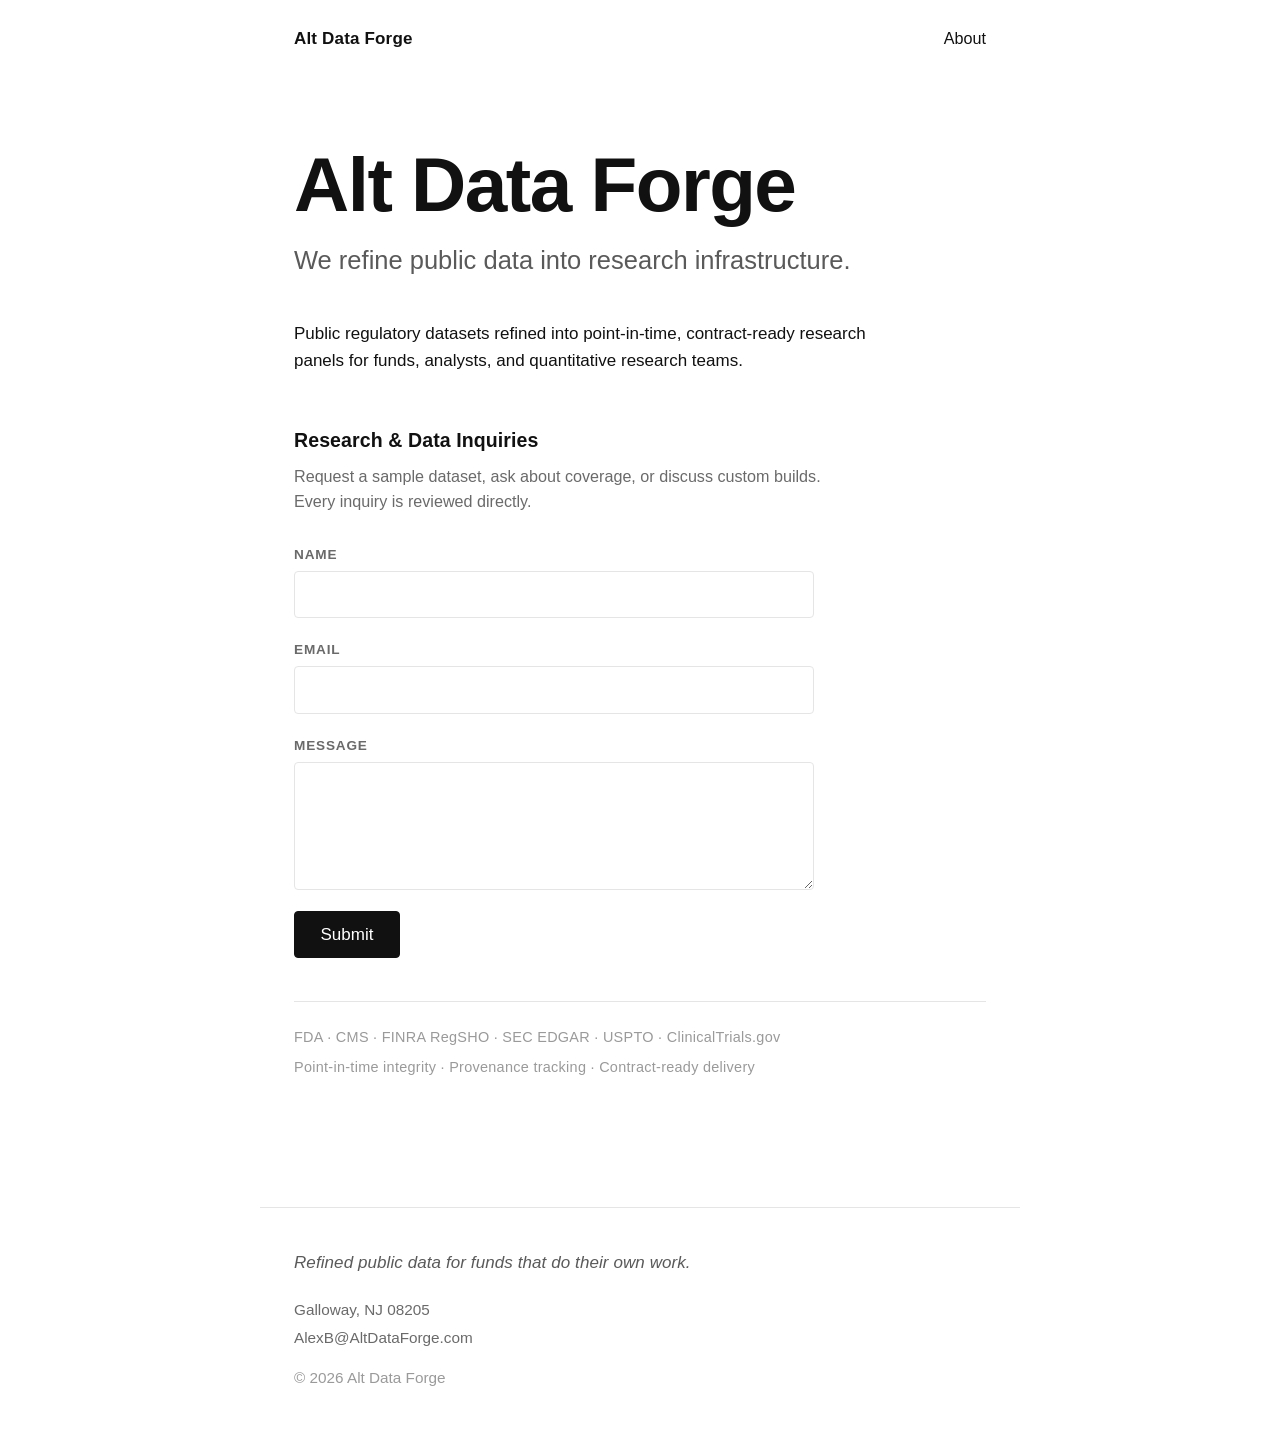
<file: index.html>
<!DOCTYPE html>
<html lang="en">
<head>
  <meta charset="UTF-8">
  <meta name="viewport" content="width=device-width, initial-scale=1.0">
  <title>Alt Data Forge</title>
  <meta name="description" content="Public-data refinery. Point-in-time, contract-ready research datasets for funds, analysts, and quantitative research teams.">
  <link rel="stylesheet" href="style.css">
</head>
<body>
  <header class="site-header">
    <a href="/" class="brand">Alt Data Forge</a>
    <nav><a href="/about.html">About</a></nav>
  </header>

  <main class="home">
    <h1 class="hero">Alt Data Forge</h1>
    <p class="subtitle">We refine public data into research infrastructure.</p>

    <p class="description">Public regulatory datasets refined into point-in-time, contract-ready research panels for funds, analysts, and quantitative research teams.</p>

    <section class="contact">
      <h2 class="form-heading">Research &amp; Data Inquiries</h2>
      <p class="form-sub">Request a sample dataset, ask about coverage, or discuss custom builds.<br>Every inquiry is reviewed directly.</p>

      <form class="contact-form" action="https://formspree.io/f/xrejlgpn" method="POST">
        <input type="hidden" name="_subject" value="altdataforge.com contact form submission">
        <input type="text" name="_gotcha" style="display:none" tabindex="-1" autocomplete="off">
        <label>
          <span>Name</span>
          <input type="text" name="name" required autocomplete="name">
        </label>
        <label>
          <span>Email</span>
          <input type="email" name="email" required autocomplete="email">
        </label>
        <label>
          <span>Message</span>
          <textarea name="message" rows="5" required></textarea>
        </label>
        <button type="submit">Submit</button>
      </form>

      <div class="data-coverage">
        <p class="coverage-row">FDA &middot; CMS &middot; FINRA RegSHO &middot; SEC EDGAR &middot; USPTO &middot; ClinicalTrials.gov</p>
        <p class="coverage-row">Point-in-time integrity &middot; Provenance tracking &middot; Contract-ready delivery</p>
      </div>
    </section>
  </main>

  <footer class="site-footer">
    <p class="tagline">Refined public data for funds that do their own work.</p>
    <p>Galloway, NJ 08205</p>
    <p>AlexB@AltDataForge.com</p>
    <p class="copyright">&copy; 2026 Alt Data Forge</p>
  </footer>
</body>
</html>
</file>
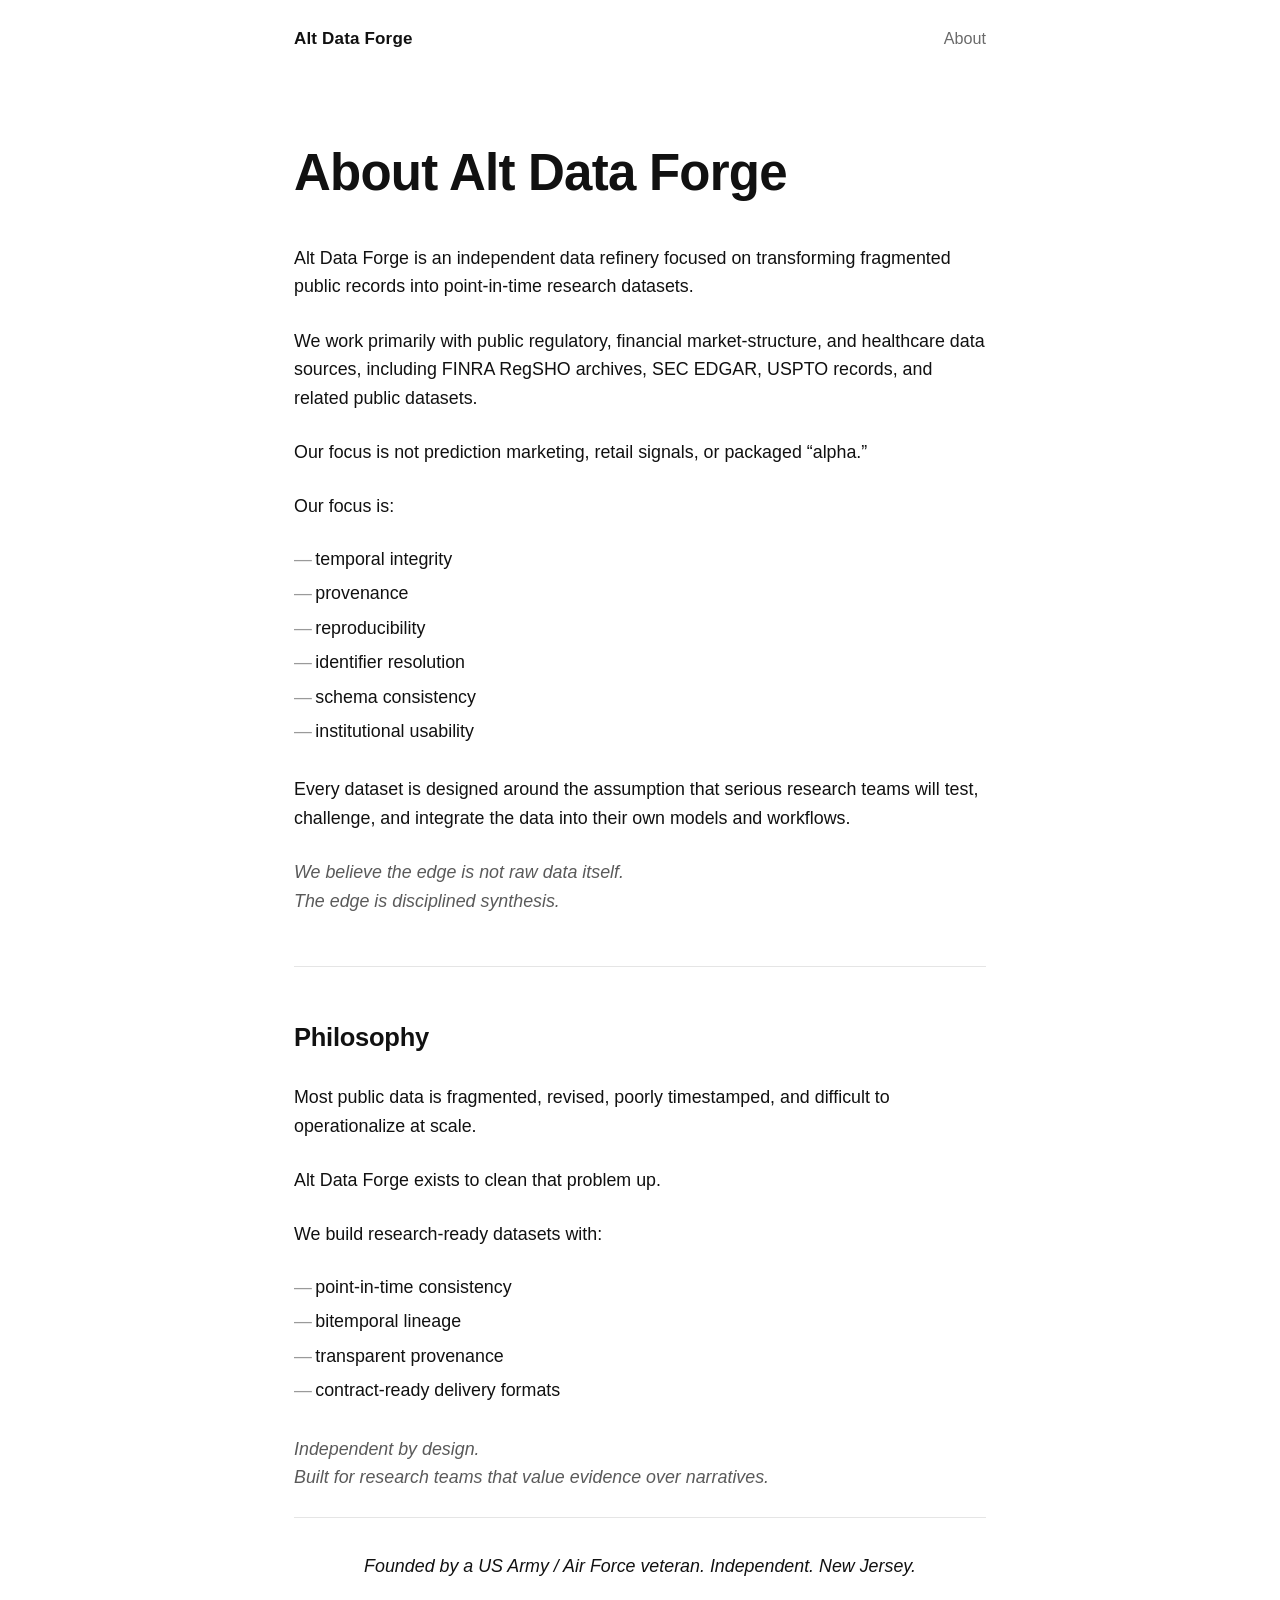
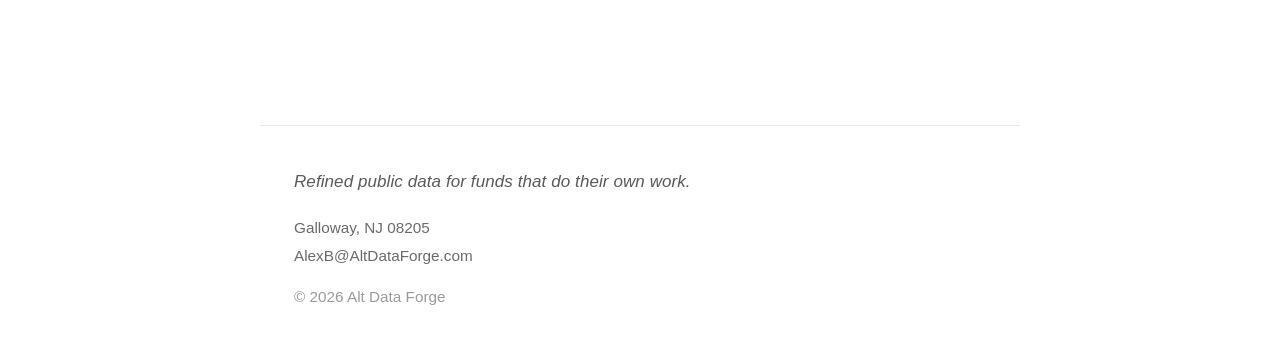
<file: about.html>
<!DOCTYPE html>
<html lang="en">
<head>
  <meta charset="UTF-8">
  <meta name="viewport" content="width=device-width, initial-scale=1.0">
  <title>Alt Data Forge — About</title>
  <meta name="description" content="Alt Data Forge is an independent data refinery transforming fragmented public records into point-in-time research datasets.">
  <link rel="stylesheet" href="style.css">
</head>
<body>
  <header class="site-header">
    <a href="/" class="brand">Alt Data Forge</a>
    <nav><a href="/about.html" class="active">About</a></nav>
  </header>

  <main class="about">
    <h1 class="about-heading">About Alt Data Forge</h1>

    <p>Alt Data Forge is an independent data refinery focused on transforming fragmented public records into point-in-time research datasets.</p>

    <p>We work primarily with public regulatory, financial market-structure, and healthcare data sources, including FINRA RegSHO archives, SEC EDGAR, USPTO records, and related public datasets.</p>

    <p>Our focus is not prediction marketing, retail signals, or packaged &ldquo;alpha.&rdquo;</p>

    <p>Our focus is:</p>
    <ul class="focus-list">
      <li>temporal integrity</li>
      <li>provenance</li>
      <li>reproducibility</li>
      <li>identifier resolution</li>
      <li>schema consistency</li>
      <li>institutional usability</li>
    </ul>

    <p>Every dataset is designed around the assumption that serious research teams will test, challenge, and integrate the data into their own models and workflows.</p>

    <p class="kicker">We believe the edge is not raw data itself.<br>The edge is disciplined synthesis.</p>

    <hr class="section-break">

    <section class="philosophy">
      <h2>Philosophy</h2>

      <p>Most public data is fragmented, revised, poorly timestamped, and difficult to operationalize at scale.</p>

      <p>Alt Data Forge exists to clean that problem up.</p>

      <p>We build research-ready datasets with:</p>
      <ul class="focus-list">
        <li>point-in-time consistency</li>
        <li>bitemporal lineage</li>
        <li>transparent provenance</li>
        <li>contract-ready delivery formats</li>
      </ul>

      <p class="closing">Independent by design.<br>Built for research teams that value evidence over narratives.</p>
    </section>

    <p class="founder-credit">Founded by a US Army / Air Force veteran. Independent. New Jersey.</p>
  </main>

  <footer class="site-footer">
    <p class="tagline">Refined public data for funds that do their own work.</p>
    <p>Galloway, NJ 08205</p>
    <p>AlexB@AltDataForge.com</p>
    <p class="copyright">&copy; 2026 Alt Data Forge</p>
  </footer>
</body>
</html>
</file>
<file: style.css>
/* Alt Data Forge — minimalist v4
 *
 * Locked v4 design: institutional voice, refined-research-infrastructure positioning.
 * Hero is single-color brand name + subtitle (no more dual-color split).
 * About page expanded with Philosophy section + editorial founder credit at end.
 * No images, no JS, no external dependencies.
 */

:root {
  --ink-primary: #111111;
  --ink-accent: #5a5a5a;
  --ink-link: #2a4a7a;
  --bg: #ffffff;
  --rule: #e5e5e5;
  --muted: #6a6a6a;
  --very-muted: #9a9a9a;

  --max-width: 760px;
  --side-pad: clamp(1.25rem, 4vw, 2rem);

  --font-stack: -apple-system, BlinkMacSystemFont, "Segoe UI", Roboto, "Helvetica Neue", Arial, sans-serif;
}

* { box-sizing: border-box; }

html, body {
  margin: 0;
  padding: 0;
  background: var(--bg);
  color: var(--ink-primary);
  font-family: var(--font-stack);
  font-size: 17px;
  line-height: 1.55;
  -webkit-font-smoothing: antialiased;
  -moz-osx-font-smoothing: grayscale;
}

a {
  color: var(--ink-link);
  text-decoration: none;
}
a:hover { text-decoration: underline; }

/* ---------- Header ---------- */
.site-header {
  display: flex;
  justify-content: space-between;
  align-items: center;
  padding: 1.5rem var(--side-pad);
  max-width: var(--max-width);
  margin: 0 auto;
}
.site-header .brand {
  font-weight: 600;
  font-size: 1rem;
  color: var(--ink-primary);
  letter-spacing: 0.01em;
}
.site-header nav a {
  font-size: 0.95rem;
  color: var(--ink-primary);
}
.site-header nav a.active {
  color: var(--muted);
  cursor: default;
  pointer-events: none;
}

/* ---------- Home: hero + subtitle + description ---------- */
main.home {
  max-width: var(--max-width);
  margin: 0 auto;
  padding: 4rem var(--side-pad) 3rem;
}

.hero {
  font-size: clamp(2.5rem, 7vw, 4.5rem);
  font-weight: 700;
  line-height: 1.05;
  letter-spacing: -0.02em;
  color: var(--ink-primary);
  margin: 0 0 1rem 0;
}

.subtitle {
  font-size: clamp(1.25rem, 2.5vw, 1.5rem);
  font-weight: 400;
  line-height: 1.35;
  color: var(--ink-accent);
  margin: 0 0 2.5rem 0;
  max-width: 620px;
}

.description {
  font-size: 1rem;
  line-height: 1.6;
  color: var(--ink-primary);
  margin: 0 0 3rem 0;
  max-width: 620px;
}

/* ---------- Contact section ---------- */
.contact { margin-top: 2rem; }

.form-heading {
  font-size: 1.15rem;
  font-weight: 600;
  letter-spacing: 0.005em;
  color: var(--ink-primary);
  margin: 0 0 0.5rem 0;
}
.form-sub {
  font-size: 0.95rem;
  color: var(--muted);
  margin: 0 0 1.75rem 0;
  line-height: 1.55;
}

.contact-form {
  display: flex;
  flex-direction: column;
  gap: 1.25rem;
  max-width: 520px;
}
.contact-form label {
  display: flex;
  flex-direction: column;
  gap: 0.35rem;
}
.contact-form label span {
  font-size: 0.8rem;
  font-weight: 600;
  text-transform: uppercase;
  letter-spacing: 0.06em;
  color: var(--muted);
}
.contact-form input,
.contact-form textarea {
  font-family: inherit;
  font-size: 1rem;
  padding: 0.75rem 0.9rem;
  border: 1px solid var(--rule);
  border-radius: 4px;
  background: var(--bg);
  color: var(--ink-primary);
  transition: border-color 0.15s ease;
  resize: vertical;
}
.contact-form input:focus,
.contact-form textarea:focus {
  outline: none;
  border-color: var(--ink-primary);
}
.contact-form button {
  align-self: flex-start;
  font-family: inherit;
  font-size: 1rem;
  font-weight: 500;
  padding: 0.75rem 1.5rem;
  border: 1px solid var(--ink-primary);
  background: var(--ink-primary);
  color: var(--bg);
  border-radius: 4px;
  cursor: pointer;
  transition: background 0.15s ease;
}
.contact-form button:hover {
  background: #000000;
}

/* ---------- Data coverage pills (under-form) ---------- */
.data-coverage {
  margin-top: 2.5rem;
  padding-top: 1.5rem;
  border-top: 1px solid var(--rule);
}
.coverage-row {
  font-size: 0.85rem;
  color: var(--very-muted);
  letter-spacing: 0.02em;
  margin: 0 0 0.5rem 0;
  line-height: 1.5;
}

/* ---------- About page ---------- */
main.about {
  max-width: var(--max-width);
  margin: 0 auto;
  padding: 4rem var(--side-pad) 3rem;
}
.about-heading {
  font-size: clamp(2rem, 5vw, 3rem);
  font-weight: 700;
  line-height: 1.1;
  letter-spacing: -0.015em;
  margin: 0 0 2.5rem 0;
}
main.about p {
  font-size: 1.05rem;
  margin: 0 0 1.5rem 0;
  color: var(--ink-primary);
  line-height: 1.6;
}
main.about p.kicker,
main.about p.closing {
  font-style: italic;
  color: var(--ink-accent);
}

/* Bullet list — used in both About body + Philosophy */
.focus-list {
  list-style: none;
  padding: 0;
  margin: 0 0 1.75rem 0;
}
.focus-list li {
  font-size: 1.05rem;
  color: var(--ink-primary);
  margin: 0 0 0.4rem 0;
  padding-left: 1.25rem;
  position: relative;
}
.focus-list li::before {
  content: "—";
  position: absolute;
  left: 0;
  color: var(--very-muted);
}

/* Section break between About body and Philosophy */
.section-break {
  border: none;
  border-top: 1px solid var(--rule);
  margin: 3rem 0 3rem 0;
}

/* Philosophy section heading */
.philosophy h2 {
  font-size: 1.5rem;
  font-weight: 600;
  letter-spacing: -0.01em;
  margin: 0 0 1.5rem 0;
  color: var(--ink-primary);
}

/* Founder editorial credit at end of About page */
.founder-credit {
  margin-top: 4rem;
  padding-top: 2rem;
  border-top: 1px solid var(--rule);
  font-size: 0.85rem;
  font-style: italic;
  color: var(--very-muted);
  text-align: center;
}

/* ---------- Footer ---------- */
.site-footer {
  max-width: var(--max-width);
  margin: 4rem auto 0 auto;
  padding: 2.5rem var(--side-pad) 2.5rem;
  border-top: 1px solid var(--rule);
  font-size: 0.9rem;
  color: var(--muted);
}
.site-footer .tagline {
  font-style: italic;
  font-size: 1rem;
  color: var(--ink-accent);
  margin: 0 0 1.25rem 0;
  letter-spacing: 0.005em;
}
.site-footer p { margin: 0.25rem 0; }
.site-footer .copyright { margin-top: 1rem; color: var(--very-muted); }

/* ---------- Mobile ---------- */
@media (max-width: 480px) {
  .site-header { padding-top: 1rem; padding-bottom: 1rem; }
  main.home, main.about { padding-top: 2.5rem; }
  .hero { margin-bottom: 0.75rem; }
  .subtitle { margin-bottom: 2rem; }
  .description { margin-bottom: 2.5rem; }
  .data-coverage { margin-top: 2rem; }
}
</file>
